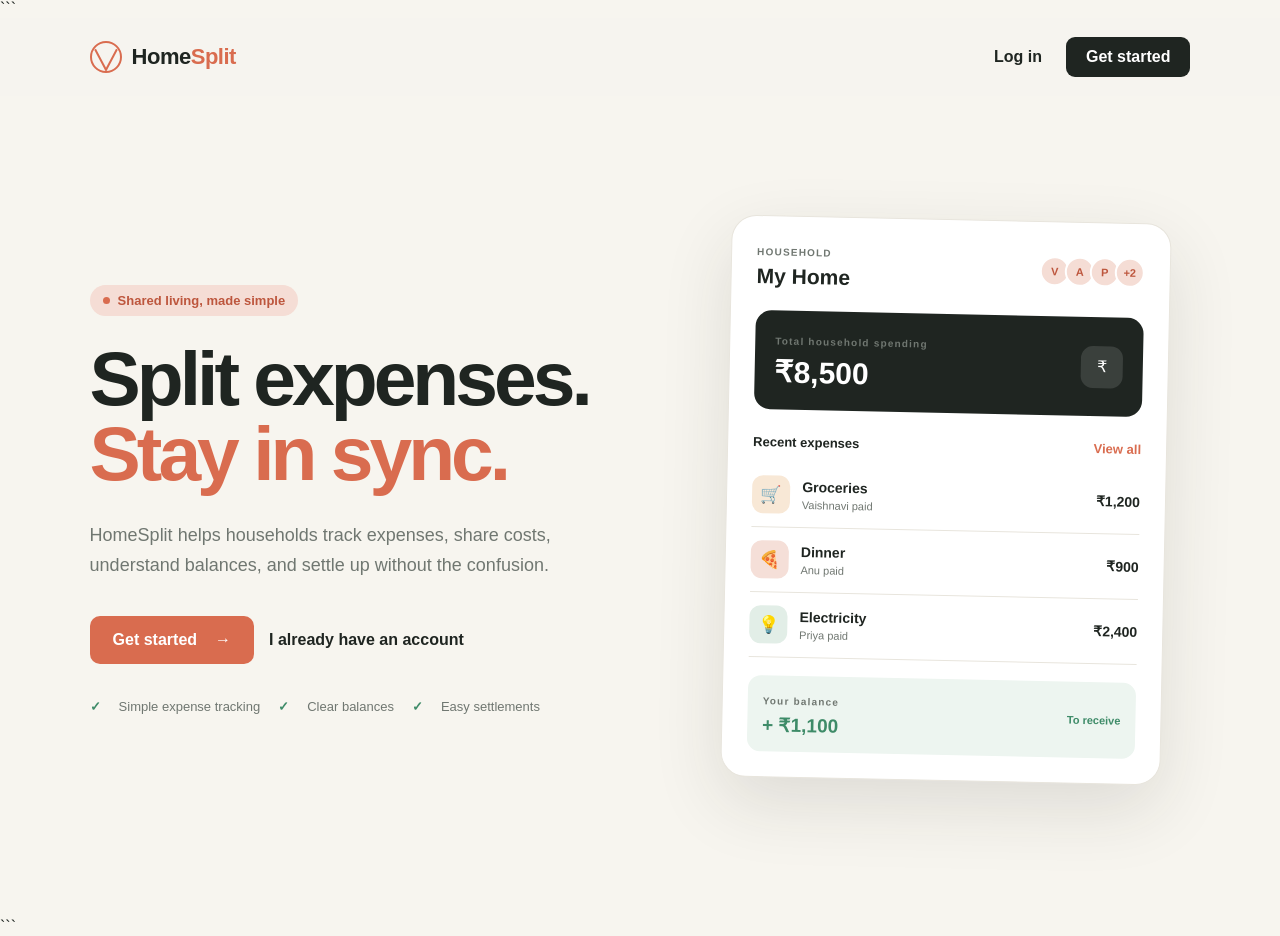
<file: index.html>
<!DOCTYPE html>

<html lang="en">
<head>
    <meta charset="UTF-8">
    <meta name="viewport" content="width=device-width, initial-scale=1.0">
    <title>HomeSplit — Shared expenses, simplified</title>
    <link rel="stylesheet" href="css/style.css">
</head>

<body>

```
<header class="navbar">
    <div class="logo">
        <span class="logo-mark">
            <span></span>
            <span></span>
        </span>
        <span>Home<span class="logo-accent">Split</span></span>
    </div>

    <div class="nav-actions">
        <button class="nav-link" onclick="showLogin()">Log in</button>
        <button class="nav-button" onclick="showLogin()">Get started</button>
    </div>
</header>

<main class="hero">

    <section class="hero-content">

        <div class="eyebrow">
            <span class="eyebrow-dot"></span>
            Shared living, made simple
        </div>

        <h1>
            Split expenses.<br>
            <span>Stay in sync.</span>
        </h1>

        <p class="hero-text">
            HomeSplit helps households track expenses, share costs,
            understand balances, and settle up without the confusion.
        </p>

        <div class="hero-actions">
            <button class="primary-button" onclick="showLogin()">
                Get started
                <span>→</span>
            </button>

            <button class="secondary-button" onclick="showLogin()">
                I already have an account
            </button>
        </div>

        <div class="trust-line">
            <span>✓</span> Simple expense tracking
            <span>✓</span> Clear balances
            <span>✓</span> Easy settlements
        </div>

    </section>


    <section class="visual-section">

        <div class="dashboard-preview">

            <div class="preview-header">
                <div>
                    <small>HOUSEHOLD</small>
                    <h3>My Home</h3>
                </div>

                <div class="member-avatars">
                    <span>V</span>
                    <span>A</span>
                    <span>P</span>
                    <span>+2</span>
                </div>
            </div>

            <div class="summary-card">
                <div>
                    <small>Total household spending</small>
                    <strong>₹8,500</strong>
                </div>

                <div class="summary-icon">₹</div>
            </div>

            <div class="preview-title">
                <span>Recent expenses</span>
                <span>View all</span>
            </div>

            <div class="expense-item">
                <div class="expense-icon grocery">🛒</div>

                <div class="expense-info">
                    <strong>Groceries</strong>
                    <small>Vaishnavi paid</small>
                </div>

                <strong>₹1,200</strong>
            </div>

            <div class="expense-item">
                <div class="expense-icon food">🍕</div>

                <div class="expense-info">
                    <strong>Dinner</strong>
                    <small>Anu paid</small>
                </div>

                <strong>₹900</strong>
            </div>

            <div class="expense-item">
                <div class="expense-icon bill">💡</div>

                <div class="expense-info">
                    <strong>Electricity</strong>
                    <small>Priya paid</small>
                </div>

                <strong>₹2,400</strong>
            </div>

            <div class="balance-preview">
                <div>
                    <small>Your balance</small>
                    <strong>+ ₹1,100</strong>
                </div>

                <span>To receive</span>
            </div>

        </div>

    </section>

</main>


<section class="login-overlay" id="loginOverlay">

    <div class="login-box">

        <button class="close-button" onclick="closeLogin()">×</button>

        <div class="login-logo">
            <span class="logo-mark">
                <span></span>
                <span></span>
            </span>
            <strong>Home<span>Split</span></strong>
        </div>

        <h2>Welcome back</h2>

        <p>Log in to manage your household expenses.</p>

        <form id="loginForm">

            <label for="email">Email</label>
            <input
                type="email"
                id="email"
                placeholder="you@example.com"
                required
            >

            <label for="password">Password</label>
            <input
                type="password"
                id="password"
                placeholder="Enter your password"
                required
            >

            <button type="submit" class="login-button">
                Log in
            </button>

            <p id="loginMessage"></p>

        </form>

        <div class="register-line">
            Don't have an account?
            <button type="button" onclick="showRegister()">
                Create one
            </button>
        </div>

    </div>

</section>


<section class="login-overlay" id="registerOverlay">

    <div class="login-box">

        <button class="close-button" onclick="closeRegister()">×</button>

        <div class="login-logo">
            <span class="logo-mark">
                <span></span>
                <span></span>
            </span>
            <strong>Home<span>Split</span></strong>
        </div>

        <h2>Create your account</h2>

        <p>Start managing shared expenses with HomeSplit.</p>

        <form id="registerForm">

            <label for="registerName">Name</label>
            <input
                type="text"
                id="registerName"
                placeholder="Your name"
                required
            >

            <label for="registerEmail">Email</label>
            <input
                type="email"
                id="registerEmail"
                placeholder="you@example.com"
                required
            >

            <label for="registerPassword">Password</label>
            <input
                type="password"
                id="registerPassword"
                placeholder="Create a password"
                required
            >

            <button type="submit" class="login-button">
                Create account
            </button>

            <p id="registerMessage"></p>

        </form>

        <div class="register-line">
            Already have an account?
            <button type="button" onclick="showLogin()">
                Log in
            </button>
        </div>

    </div>

</section>


<script src="js/app.js"></script>
```

</body>
</html>
</file>
<file: css/style.css>
* {
  margin: 0;
  padding: 0;
  box-sizing: border-box;
  }

:root {
--ink: #1f2521;
--muted: #707771;
--cream: #f7f5ef;
--white: #ffffff;
--accent: #d96c4f;
--accent-dark: #bd563d;
--soft-accent: #f5ddd5;
--border: #e8e5dd;
--green: #3e8b68;
}

body {
font-family: Arial, Helvetica, sans-serif;
color: var(--ink);
background: var(--cream);
min-height: 100vh;
}

button,
input {
font: inherit;
}

/* NAVBAR */

.navbar {
height: 78px;
padding: 0 7%;
display: flex;
align-items: center;
justify-content: space-between;
background: rgba(247, 245, 239, 0.92);
}

.logo {
display: flex;
align-items: center;
gap: 10px;
font-size: 22px;
font-weight: 700;
letter-spacing: -0.5px;
}

.logo-accent {
color: var(--accent);
}

.logo-mark {
width: 32px;
height: 32px;
border: 2px solid var(--accent);
border-radius: 50%;
display: inline-flex;
align-items: center;
justify-content: center;
position: relative;
overflow: hidden;
}

.logo-mark span:first-child {
width: 14px;
height: 24px;
border-right: 2px solid var(--accent);
transform: rotate(28deg);
}

.logo-mark span:last-child {
width: 14px;
height: 24px;
border-left: 2px solid var(--accent);
transform: rotate(-28deg);
position: absolute;
}

.nav-actions {
display: flex;
align-items: center;
gap: 24px;
}

.nav-link {
border: none;
background: transparent;
cursor: pointer;
color: var(--ink);
font-weight: 600;
}

.nav-button {
border: none;
background: var(--ink);
color: white;
padding: 11px 20px;
border-radius: 9px;
cursor: pointer;
font-weight: 600;
}

/* HERO */

.hero {
min-height: calc(100vh - 78px);
padding: 55px 7% 70px;
display: grid;
grid-template-columns: 1fr 0.9fr;
align-items: center;
gap: 70px;
}

.hero-content {
max-width: 620px;
}

.eyebrow {
display: inline-flex;
align-items: center;
gap: 8px;
padding: 8px 13px;
border-radius: 30px;
background: var(--soft-accent);
color: var(--accent-dark);
font-size: 13px;
font-weight: 700;
margin-bottom: 25px;
}

.eyebrow-dot {
width: 7px;
height: 7px;
border-radius: 50%;
background: var(--accent);
}

h1 {
font-size: clamp(48px, 6vw, 78px);
line-height: 0.98;
letter-spacing: -4px;
margin-bottom: 28px;
}

h1 span {
color: var(--accent);
}

.hero-text {
max-width: 530px;
font-size: 18px;
line-height: 1.7;
color: var(--muted);
}

.hero-actions {
display: flex;
align-items: center;
gap: 15px;
margin-top: 35px;
}

.primary-button {
border: none;
background: var(--accent);
color: white;
padding: 15px 23px;
border-radius: 10px;
cursor: pointer;
font-weight: 700;
display: flex;
gap: 18px;
align-items: center;
transition: 0.2s;
}

.primary-button:hover {
background: var(--accent-dark);
transform: translateY(-2px);
}

.secondary-button {
border: none;
background: transparent;
color: var(--ink);
cursor: pointer;
font-weight: 600;
}

.trust-line {
display: flex;
flex-wrap: wrap;
gap: 18px;
margin-top: 35px;
color: var(--muted);
font-size: 13px;
}

.trust-line span {
color: var(--green);
font-weight: bold;
}

/* DASHBOARD PREVIEW */

.visual-section {
display: flex;
justify-content: center;
}

.dashboard-preview {
width: min(100%, 440px);
padding: 25px;
border-radius: 25px;
background: var(--white);
box-shadow: 0 25px 70px rgba(45, 39, 30, 0.12);
border: 1px solid var(--border);
transform: rotate(1.2deg);
}

.preview-header {
display: flex;
justify-content: space-between;
align-items: center;
}

.preview-header small,
.summary-card small,
.balance-preview small {
color: var(--muted);
font-size: 10px;
letter-spacing: 1.2px;
font-weight: 700;
}

.preview-header h3 {
margin-top: 5px;
font-size: 21px;
}

.member-avatars {
display: flex;
}

.member-avatars span {
width: 30px;
height: 30px;
border-radius: 50%;
background: var(--soft-accent);
color: var(--accent-dark);
display: flex;
align-items: center;
justify-content: center;
font-size: 11px;
font-weight: 700;
margin-left: -5px;
border: 2px solid white;
}

.summary-card {
margin-top: 22px;
padding: 20px;
border-radius: 16px;
background: var(--ink);
color: white;
display: flex;
align-items: center;
justify-content: space-between;
}

.summary-card strong {
display: block;
font-size: 30px;
margin-top: 6px;
}

.summary-icon {
width: 42px;
height: 42px;
border-radius: 12px;
background: rgba(255,255,255,0.12);
display: flex;
align-items: center;
justify-content: center;
}

.preview-title {
margin: 25px 0 13px;
display: flex;
justify-content: space-between;
font-size: 13px;
font-weight: 700;
}

.preview-title span:last-child {
color: var(--accent);
}

.expense-item {
display: flex;
align-items: center;
gap: 12px;
padding: 13px 0;
border-bottom: 1px solid var(--border);
}

.expense-icon {
width: 38px;
height: 38px;
border-radius: 11px;
display: flex;
align-items: center;
justify-content: center;
font-size: 17px;
}

.grocery {
background: #f8e8d6;
}

.food {
background: #f5dfd8;
}

.bill {
background: #e2eee7;
}

.expense-info {
flex: 1;
}

.expense-info strong {
display: block;
font-size: 14px;
}

.expense-info small {
color: var(--muted);
font-size: 11px;
margin-top: 4px;
display: block;
}

.expense-item > strong {
font-size: 14px;
}

.balance-preview {
margin-top: 18px;
padding: 15px;
background: #edf5f0;
border-radius: 13px;
display: flex;
justify-content: space-between;
align-items: center;
}

.balance-preview strong {
display: block;
color: var(--green);
font-size: 19px;
margin-top: 5px;
}

.balance-preview > span {
font-size: 11px;
color: var(--green);
font-weight: 700;
}

/* LOGIN / REGISTER */

.login-overlay {
position: fixed;
inset: 0;
background: rgba(25, 28, 26, 0.55);
backdrop-filter: blur(7px);
display: none;
align-items: center;
justify-content: center;
padding: 20px;
z-index: 20;
}

.login-box {
width: min(100%, 430px);
background: white;
border-radius: 22px;
padding: 35px;
position: relative;
box-shadow: 0 30px 80px rgba(0,0,0,0.2);
}

.close-button {
position: absolute;
top: 18px;
right: 20px;
border: none;
background: transparent;
font-size: 28px;
color: var(--muted);
cursor: pointer;
}

.login-logo {
display: flex;
align-items: center;
gap: 9px;
margin-bottom: 25px;
}

.login-logo strong {
font-size: 20px;
}

.login-logo strong span {
color: var(--accent);
}

.login-box h2 {
font-size: 30px;
margin-bottom: 8px;
}

.login-box > p {
color: var(--muted);
line-height: 1.5;
margin-bottom: 25px;
}

.login-box form {
display: flex;
flex-direction: column;
}

.login-box label {
font-size: 13px;
font-weight: 700;
margin: 13px 0 7px;
}

.login-box input {
border: 1px solid var(--border);
border-radius: 9px;
padding: 13px 14px;
outline: none;
background: #fcfbf8;
}

.login-box input:focus {
border-color: var(--accent);
}

.login-button {
border: none;
background: var(--accent);
color: white;
padding: 14px;
border-radius: 9px;
cursor: pointer;
font-weight: 700;
margin-top: 22px;
}

#loginMessage,
#registerMessage {
text-align: center;
margin-top: 12px;
font-size: 13px;
}

.register-line {
text-align: center;
color: var(--muted);
font-size: 13px;
margin-top: 23px;
}

.register-line button {
border: none;
background: transparent;
color: var(--accent);
cursor: pointer;
font-weight: 700;
}

/* MOBILE */

@media (max-width: 850px) {

```
.navbar {
    padding: 0 5%;
}

.hero {
    grid-template-columns: 1fr;
    padding: 45px 5%;
}

.visual-section {
    order: -1;
}

h1 {
    font-size: 52px;
    letter-spacing: -2.5px;
}

.hero-actions {
    flex-direction: column;
    align-items: flex-start;
}

.dashboard-preview {
    transform: none;
}
```

}

@media (max-width: 500px) {

```
.nav-link {
    display: none;
}

.nav-button {
    padding: 9px 14px;
}

.login-box {
    padding: 28px 22px;
}

.dashboard-preview {
    padding: 18px;
}
```

}
</file>
